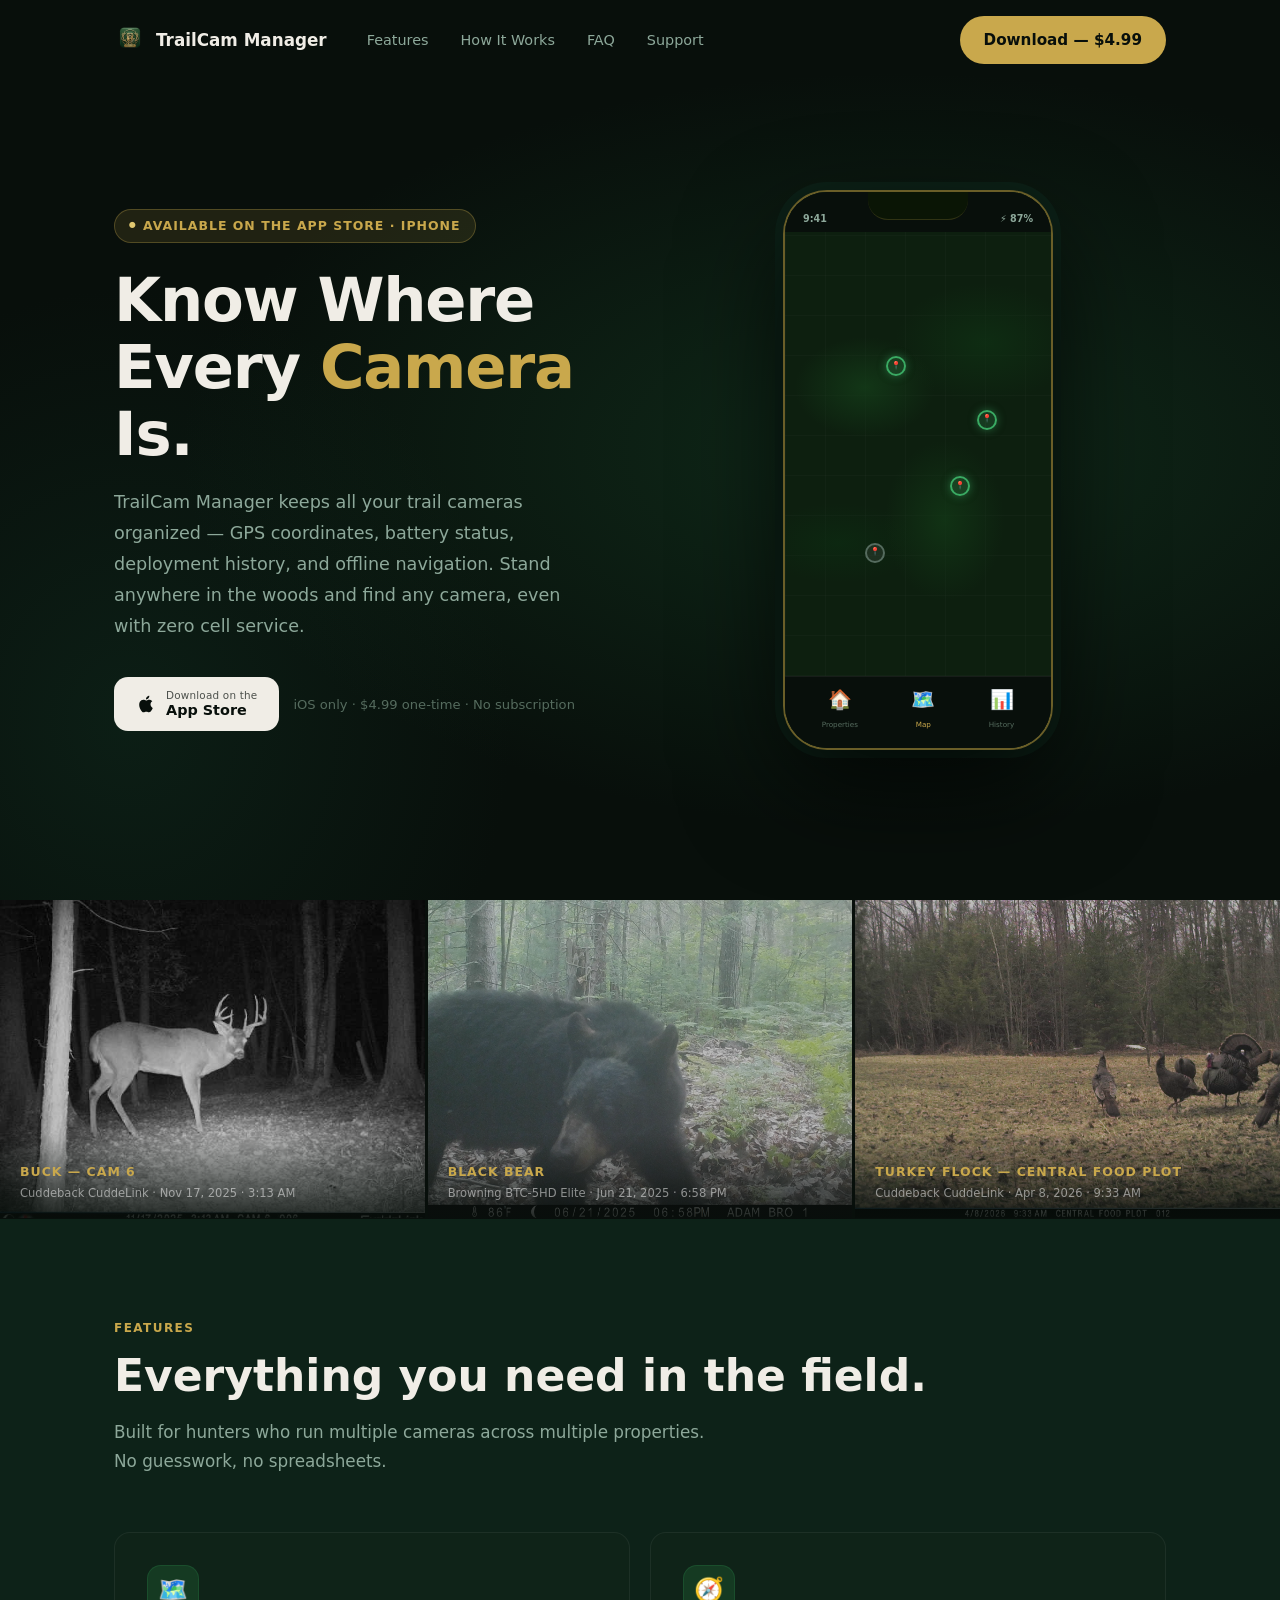
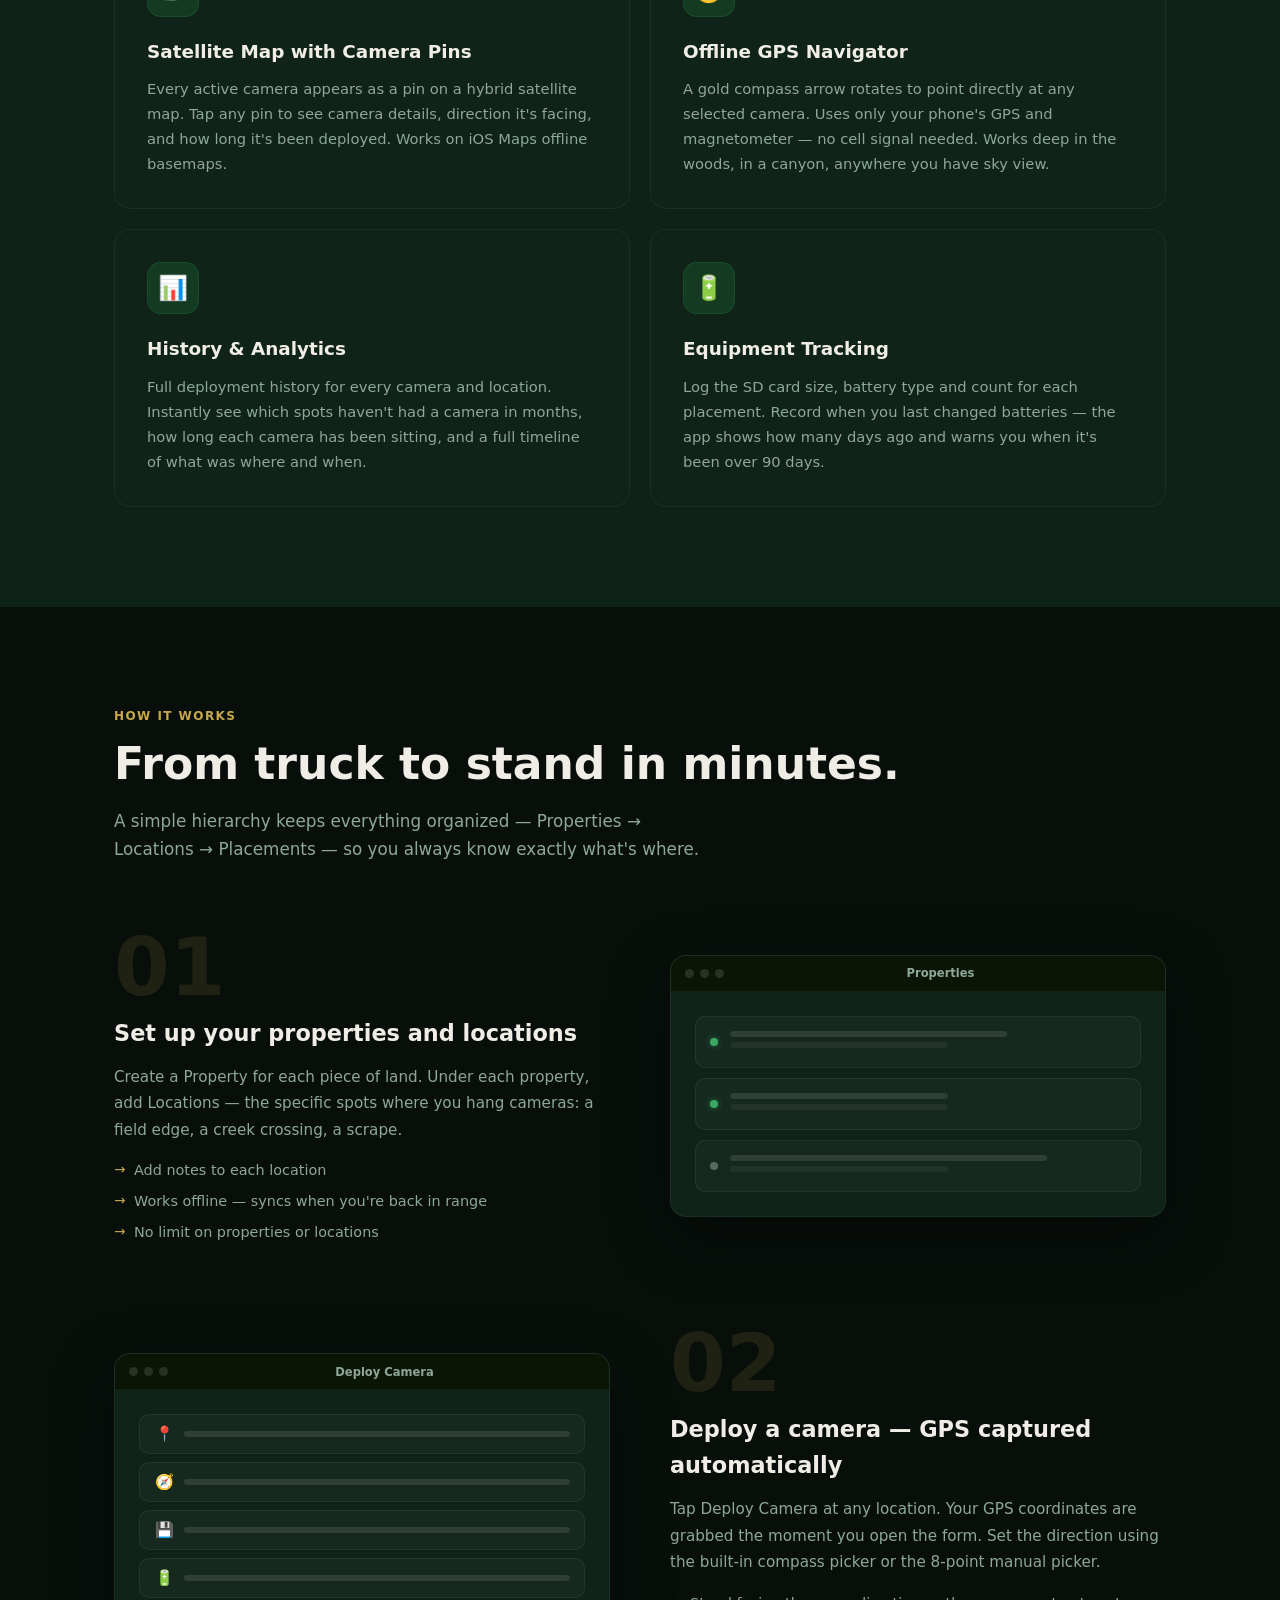
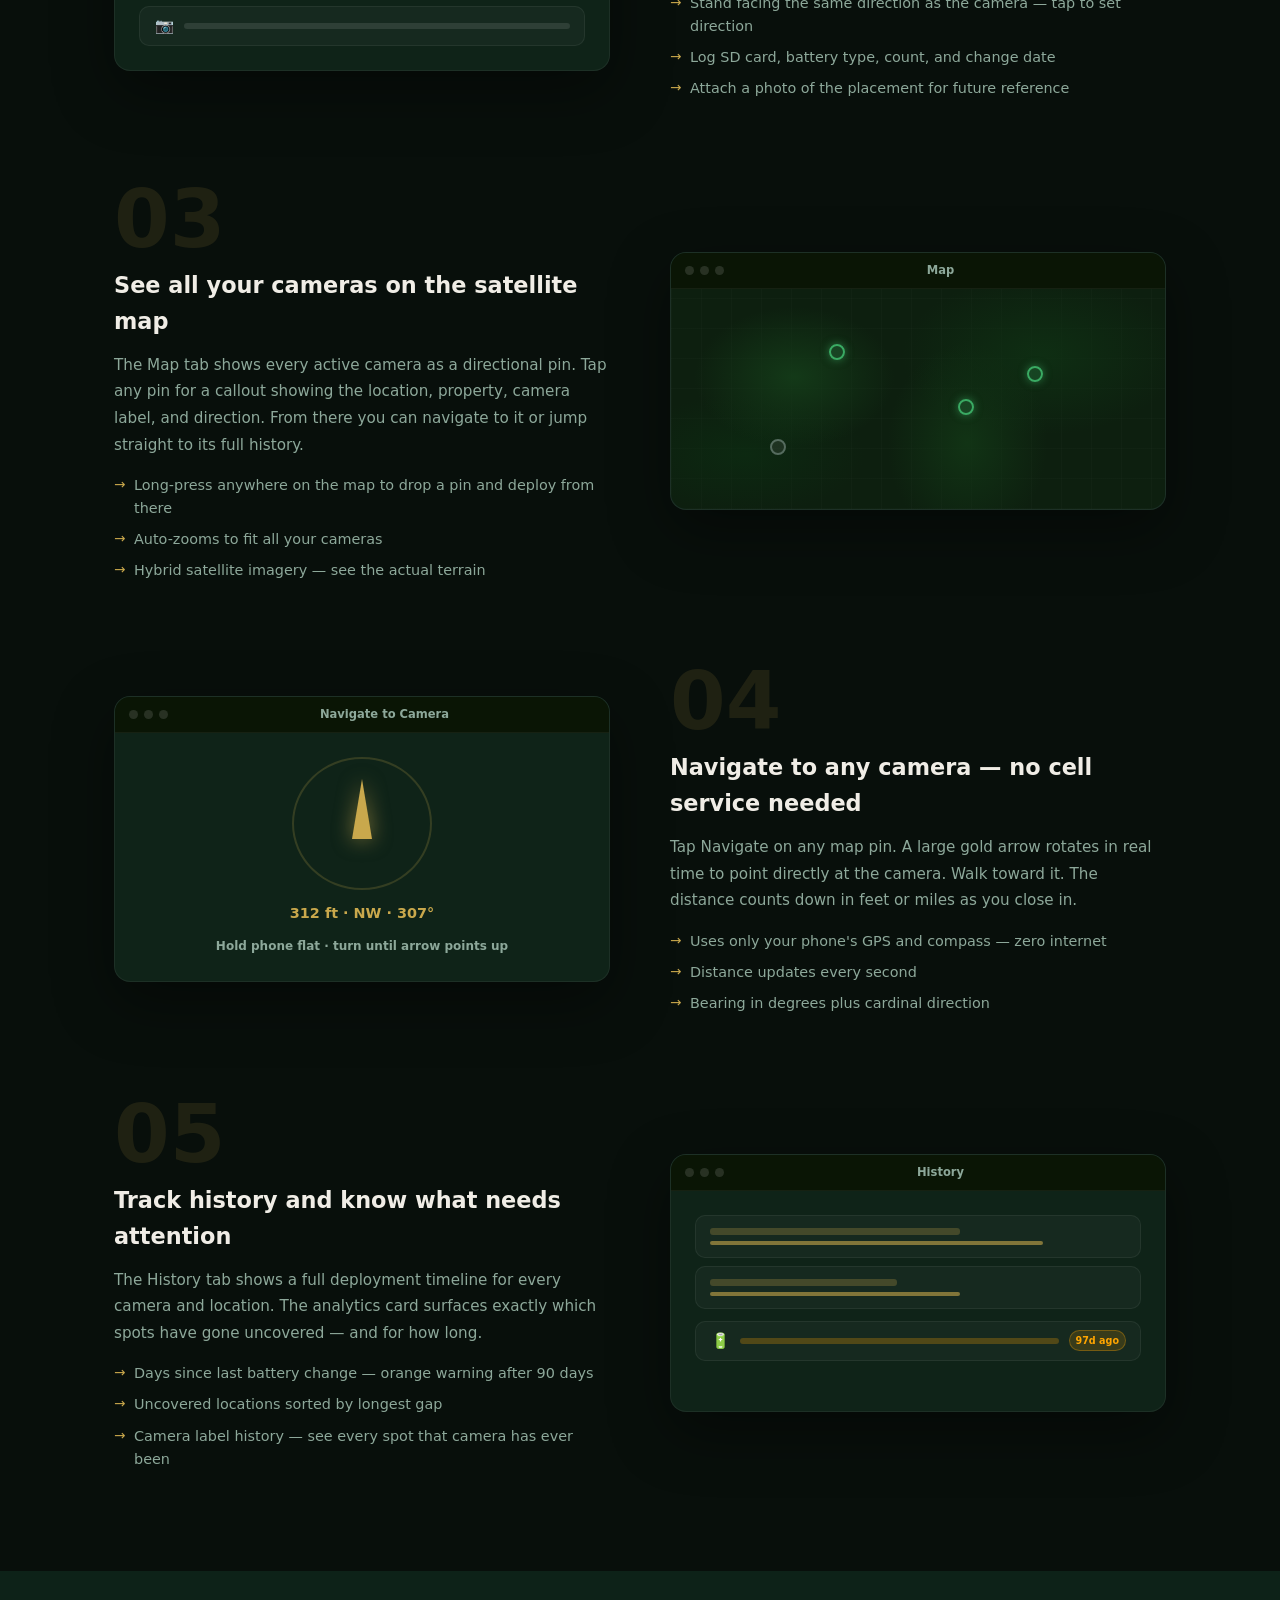
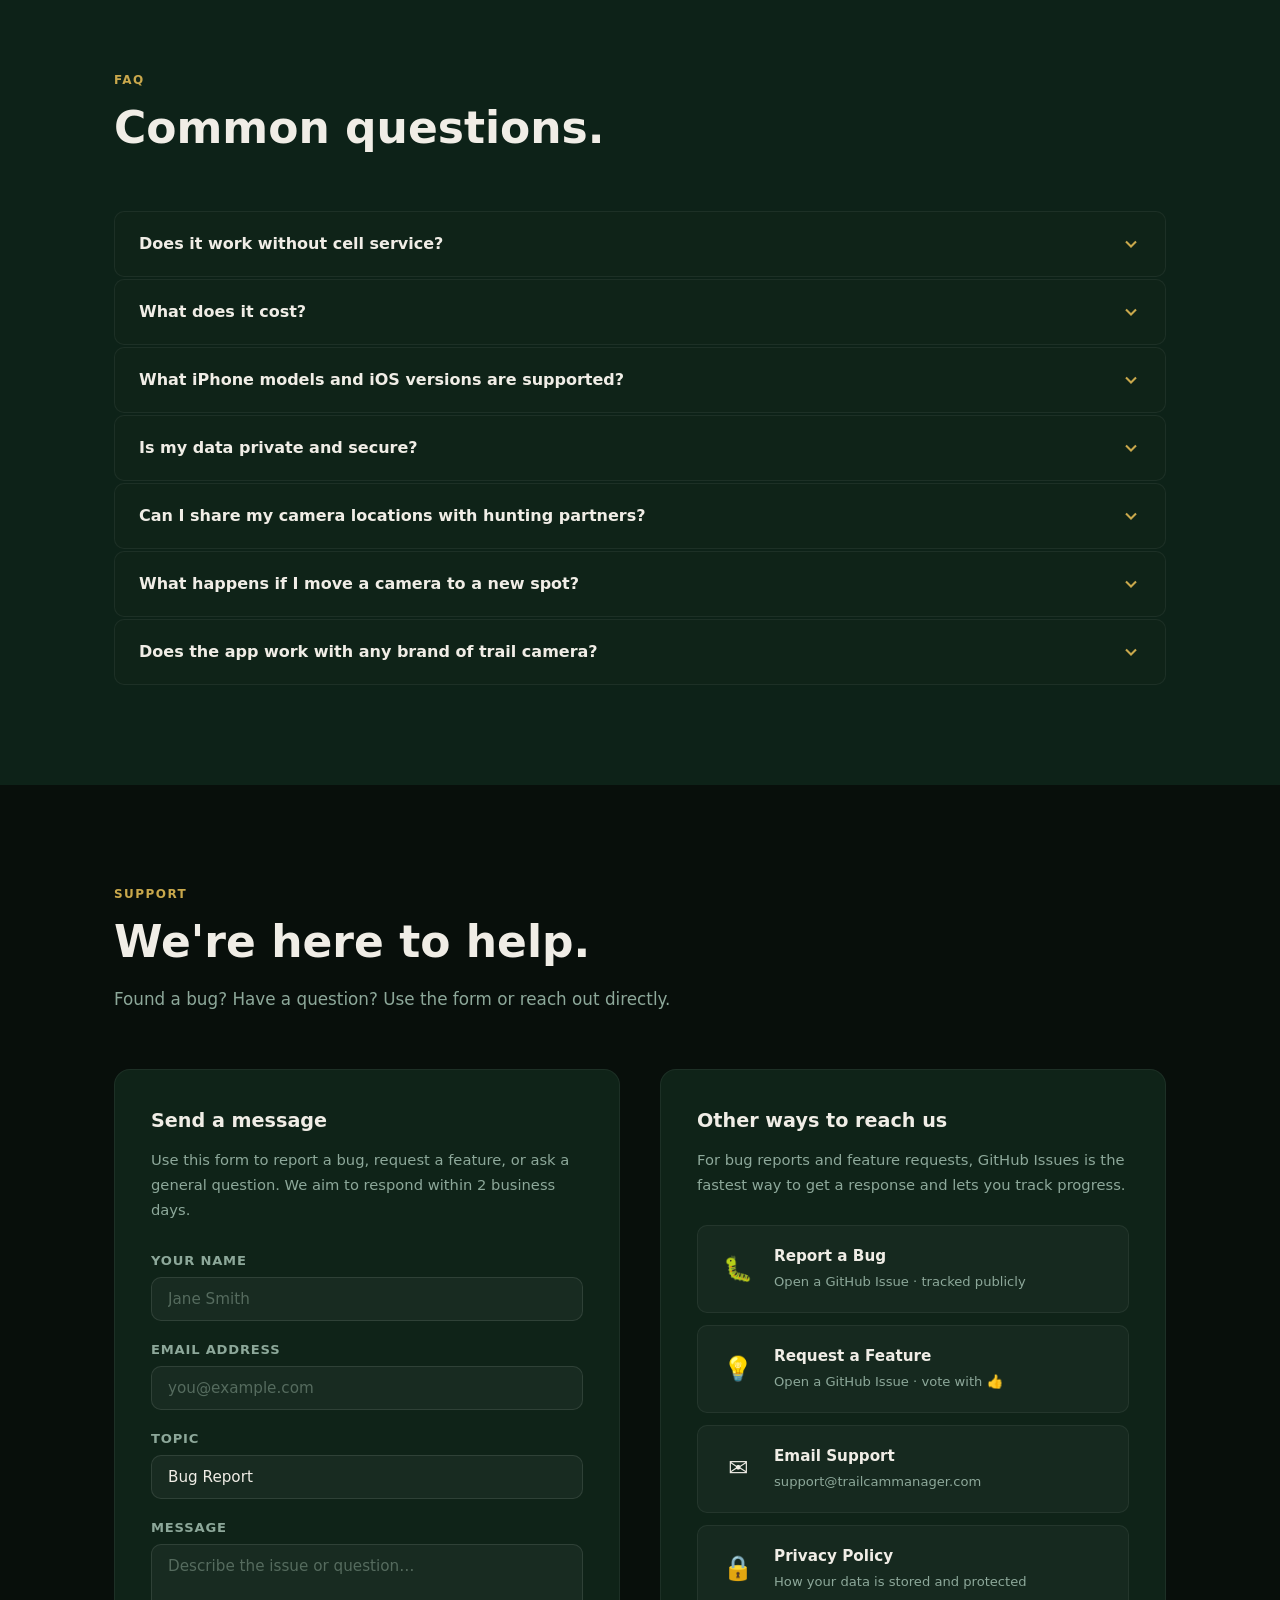
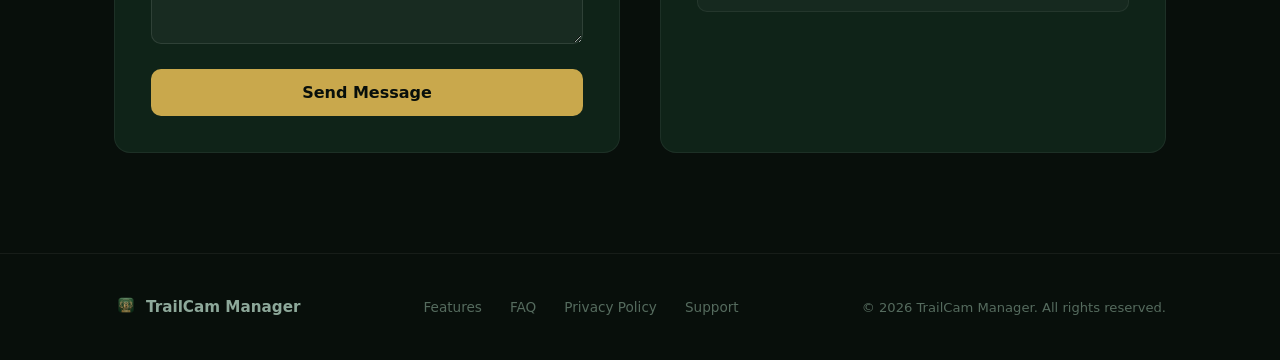
<file: index.html>
<!DOCTYPE html>
<html lang="en">
<head>
  <meta charset="UTF-8">
  <meta name="viewport" content="width=device-width, initial-scale=1.0">
  <title>TrailCam Manager — Know Where Every Camera Is</title>
  <meta name="description" content="TrailCam Manager is a native iPhone app for serious hunters. GPS coordinates, offline navigation, battery tracking, and placement history for all your trail cameras — with no cell service required.">
  <meta property="og:title" content="TrailCam Manager">
  <meta property="og:description" content="Know where every trail camera is. GPS, offline navigation, history, and equipment tracking in your pocket.">
  <meta property="og:type" content="website">
  <meta property="og:url" content="https://trailcammanager.com">
  <link rel="stylesheet" href="css/style.css">
</head>
<body>

<!-- ═══════════════════════════════════════════════════════
     NAV
════════════════════════════════════════════════════════ -->
<nav class="nav">
  <div class="nav-inner">
    <a href="/" class="nav-logo">
      <img src="assets/images/app-icon.png" width="32" height="32" style="border-radius:8px; object-fit:cover; flex-shrink:0;" alt="TrailCam Manager">
      TrailCam Manager
    </a>
    <ul class="nav-links">
      <li><a href="#features">Features</a></li>
      <li><a href="#how-it-works">How It Works</a></li>
      <li><a href="#faq">FAQ</a></li>
      <li><a href="#support">Support</a></li>
    </ul>
    <div class="nav-cta">
      <a href="https://apps.apple.com/app/trailcam-manager-field-tool/id6761937915" class="btn-gold" target="_blank" rel="noopener">Download — $4.99</a>
    </div>
    <div class="nav-hamburger" role="button" aria-label="Open menu">
      <span></span><span></span><span></span>
    </div>
  </div>
</nav>


<!-- ═══════════════════════════════════════════════════════
     HERO
════════════════════════════════════════════════════════ -->
<section class="hero" id="download">
  <div class="hero-inner">
    <div class="hero-text">
      <div class="hero-badge">Available on the App Store · iPhone</div>
      <h1>Know Where Every <em>Camera</em> Is.</h1>
      <p class="hero-sub">
        TrailCam Manager keeps all your trail cameras organized — GPS coordinates, battery status, deployment history, and offline navigation. Stand anywhere in the woods and find any camera, even with zero cell service.
      </p>
      <div class="hero-actions">
        <a href="https://apps.apple.com/app/trailcam-manager-field-tool/id6761937915" class="hero-appstore" id="appstore-btn" target="_blank" rel="noopener">
          <svg viewBox="0 0 24 24" fill="currentColor" xmlns="http://www.w3.org/2000/svg">
            <path d="M18.71 19.5c-.83 1.24-1.71 2.45-3.05 2.47-1.34.03-1.77-.79-3.29-.79-1.53 0-2 .77-3.27.82-1.31.05-2.3-1.32-3.14-2.53C4.25 17 2.94 12.45 4.7 9.39c.87-1.52 2.43-2.48 4.12-2.51 1.28-.02 2.5.87 3.29.87.78 0 2.26-1.07 3.8-.91.65.03 2.47.26 3.64 1.98-.09.06-2.17 1.28-2.15 3.81.03 3.02 2.65 4.03 2.68 4.04-.03.07-.42 1.44-1.38 2.83M13 3.5c.73-.83 1.94-1.46 2.94-1.5.13 1.17-.34 2.35-1.04 3.19-.69.85-1.83 1.51-2.95 1.42-.15-1.15.41-2.35 1.05-3.11z"/>
          </svg>
          <div class="hero-appstore-text">
            <small>Download on the</small>
            App Store
          </div>
        </a>
        <span class="hero-note">iOS only · $4.99 one-time · No subscription</span>
      </div>
    </div>

    <!-- CSS Phone Mockup -->
    <div class="phone-wrap">
      <div class="phone-glow"></div>
      <div class="phone">
        <div class="phone-notch"></div>
        <div class="phone-screen">
          <div class="phone-status">
            <span>9:41</span>
            <span>⚡ 87%</span>
          </div>
          <div class="phone-map-area">
            <!-- Fake camera pins on the satellite map -->
            <div class="phone-pin active" style="top:28%; left:38%;">📍</div>
            <div class="phone-pin active" style="top:55%; left:62%;">📍</div>
            <div class="phone-pin active" style="top:40%; left:72%;">📍</div>
            <div class="phone-pin pulled" style="top:70%; left:30%;">📍</div>
          </div>
          <div class="phone-tab-bar">
            <div class="phone-tab"><div class="phone-tab-icon">🏠</div><span>Properties</span></div>
            <div class="phone-tab active"><div class="phone-tab-icon">🗺️</div><span>Map</span></div>
            <div class="phone-tab"><div class="phone-tab-icon">📊</div><span>History</span></div>
          </div>
        </div>
      </div>
    </div>
  </div>
</section>


<!-- ═══════════════════════════════════════════════════════
     PHOTO STRIP
     Replace src="" with real photo paths once available.
     Use verified buck photos from Cuddeback camera.
════════════════════════════════════════════════════════ -->
<div class="photo-strip">
  <div class="photo-strip-item">
    <img src="assets/images/buck1.jpg" alt="Large buck at night captured on Cuddeback trail camera, November 2025" loading="lazy">
    <div class="photo-overlay">
      <div class="photo-caption">Buck — CAM 6</div>
      <div class="photo-sub">Cuddeback CuddeLink · Nov 17, 2025 · 3:13 AM</div>
    </div>
  </div>
  <div class="photo-strip-item">
    <img src="assets/images/buck2.jpg" alt="Black bear captured on Browning trail camera, June 2025" loading="lazy">
    <div class="photo-overlay">
      <div class="photo-caption">Black Bear</div>
      <div class="photo-sub">Browning BTC-5HD Elite · Jun 21, 2025 · 6:58 PM</div>
    </div>
  </div>
  <div class="photo-strip-item">
    <img src="assets/images/buck3.jpg" alt="Turkey flock on food plot captured on Cuddeback trail camera, April 2026" loading="lazy">
    <div class="photo-overlay">
      <div class="photo-caption">Turkey Flock — Central Food Plot</div>
      <div class="photo-sub">Cuddeback CuddeLink · Apr 8, 2026 · 9:33 AM</div>
    </div>
  </div>
</div>


<!-- ═══════════════════════════════════════════════════════
     FEATURES
════════════════════════════════════════════════════════ -->
<section class="features" id="features">
  <div class="container">
    <div class="reveal">
      <div class="section-label">Features</div>
      <h2 class="section-title">Everything you need in the field.</h2>
      <p class="section-sub">Built for hunters who run multiple cameras across multiple properties. No guesswork, no spreadsheets.</p>
    </div>

    <div class="features-grid">
      <div class="feature-card reveal">
        <div class="feature-icon">🗺️</div>
        <h3>Satellite Map with Camera Pins</h3>
        <p>Every active camera appears as a pin on a hybrid satellite map. Tap any pin to see camera details, direction it's facing, and how long it's been deployed. Works on iOS Maps offline basemaps.</p>
      </div>

      <div class="feature-card reveal">
        <div class="feature-icon">🧭</div>
        <h3>Offline GPS Navigator</h3>
        <p>A gold compass arrow rotates to point directly at any selected camera. Uses only your phone's GPS and magnetometer — no cell signal needed. Works deep in the woods, in a canyon, anywhere you have sky view.</p>
      </div>

      <div class="feature-card reveal">
        <div class="feature-icon">📊</div>
        <h3>History &amp; Analytics</h3>
        <p>Full deployment history for every camera and location. Instantly see which spots haven't had a camera in months, how long each camera has been sitting, and a full timeline of what was where and when.</p>
      </div>

      <div class="feature-card reveal">
        <div class="feature-icon">🔋</div>
        <h3>Equipment Tracking</h3>
        <p>Log the SD card size, battery type and count for each placement. Record when you last changed batteries — the app shows how many days ago and warns you when it's been over 90 days.</p>
      </div>
    </div>
  </div>
</section>


<!-- ═══════════════════════════════════════════════════════
     HOW IT WORKS
════════════════════════════════════════════════════════ -->
<section class="how" id="how-it-works">
  <div class="container">
    <div class="reveal">
      <div class="section-label">How It Works</div>
      <h2 class="section-title">From truck to stand in minutes.</h2>
      <p class="section-sub">A simple hierarchy keeps everything organized — Properties → Locations → Placements — so you always know exactly what's where.</p>
    </div>

    <div class="how-steps">

      <!-- Step 1 -->
      <div class="how-step reveal">
        <div>
          <div class="how-step-num">01</div>
          <h3>Set up your properties and locations</h3>
          <p>Create a Property for each piece of land. Under each property, add Locations — the specific spots where you hang cameras: a field edge, a creek crossing, a scrape.</p>
          <ul>
            <li>Add notes to each location</li>
            <li>Works offline — syncs when you're back in range</li>
            <li>No limit on properties or locations</li>
          </ul>
        </div>
        <div class="screenshot-frame">
          <div class="screenshot-bar">
            <div class="screenshot-dot"></div><div class="screenshot-dot"></div><div class="screenshot-dot"></div>
            <div class="screenshot-title">Properties</div>
          </div>
          <div class="screenshot-body">
            <div class="screen-list">
              <div class="screen-list-item">
                <div class="screen-list-dot active"></div>
                <div class="screen-list-lines">
                  <div class="screen-list-line" style="width:70%"></div>
                  <div class="screen-list-line short" style="margin-top:5px;opacity:.5"></div>
                </div>
              </div>
              <div class="screen-list-item">
                <div class="screen-list-dot active"></div>
                <div class="screen-list-lines">
                  <div class="screen-list-line" style="width:55%"></div>
                  <div class="screen-list-line short" style="margin-top:5px;opacity:.5"></div>
                </div>
              </div>
              <div class="screen-list-item">
                <div class="screen-list-dot dim"></div>
                <div class="screen-list-lines">
                  <div class="screen-list-line" style="width:80%"></div>
                  <div class="screen-list-line short" style="margin-top:5px;opacity:.5"></div>
                </div>
              </div>
            </div>
          </div>
        </div>
      </div>

      <!-- Step 2 -->
      <div class="how-step reverse reveal">
        <div>
          <div class="how-step-num">02</div>
          <h3>Deploy a camera — GPS captured automatically</h3>
          <p>Tap Deploy Camera at any location. Your GPS coordinates are grabbed the moment you open the form. Set the direction using the built-in compass picker or the 8-point manual picker.</p>
          <ul>
            <li>Stand facing the same direction as the camera — tap to set direction</li>
            <li>Log SD card, battery type, count, and change date</li>
            <li>Attach a photo of the placement for future reference</li>
          </ul>
        </div>
        <div class="screenshot-frame">
          <div class="screenshot-bar">
            <div class="screenshot-dot"></div><div class="screenshot-dot"></div><div class="screenshot-dot"></div>
            <div class="screenshot-title">Deploy Camera</div>
          </div>
          <div class="screenshot-body">
            <div class="screen-equip">
              <div class="screen-equip-row">
                <span class="screen-equip-icon">📍</span>
                <div class="screen-equip-line" style="width:60%"></div>
              </div>
              <div class="screen-equip-row">
                <span class="screen-equip-icon">🧭</span>
                <div class="screen-equip-line" style="width:30%"></div>
              </div>
              <div class="screen-equip-row">
                <span class="screen-equip-icon">💾</span>
                <div class="screen-equip-line" style="width:40%"></div>
              </div>
              <div class="screen-equip-row">
                <span class="screen-equip-icon">🔋</span>
                <div class="screen-equip-line" style="width:50%"></div>
              </div>
              <div class="screen-equip-row">
                <span class="screen-equip-icon">📷</span>
                <div class="screen-equip-line" style="width:35%"></div>
              </div>
            </div>
          </div>
        </div>
      </div>

      <!-- Step 3 -->
      <div class="how-step reveal">
        <div>
          <div class="how-step-num">03</div>
          <h3>See all your cameras on the satellite map</h3>
          <p>The Map tab shows every active camera as a directional pin. Tap any pin for a callout showing the location, property, camera label, and direction. From there you can navigate to it or jump straight to its full history.</p>
          <ul>
            <li>Long-press anywhere on the map to drop a pin and deploy from there</li>
            <li>Auto-zooms to fit all your cameras</li>
            <li>Hybrid satellite imagery — see the actual terrain</li>
          </ul>
        </div>
        <div class="screenshot-frame">
          <div class="screenshot-bar">
            <div class="screenshot-dot"></div><div class="screenshot-dot"></div><div class="screenshot-dot"></div>
            <div class="screenshot-title">Map</div>
          </div>
          <div class="screenshot-body" style="padding:0; overflow:hidden; border-radius: 0 0 16px 16px;">
            <div class="screen-map" style="border-radius:0; height:220px;">
              <div class="map-pin-demo" style="top:25%; left:32%"></div>
              <div class="map-pin-demo" style="top:50%; left:58%"></div>
              <div class="map-pin-demo" style="top:35%; left:72%"></div>
              <div class="map-pin-demo" style="top:68%; left:20%; background: rgba(100,100,100,0.2); border-color:#556b5e; box-shadow:none;"></div>
            </div>
          </div>
        </div>
      </div>

      <!-- Step 4 -->
      <div class="how-step reverse reveal">
        <div>
          <div class="how-step-num">04</div>
          <h3>Navigate to any camera — no cell service needed</h3>
          <p>Tap Navigate on any map pin. A large gold arrow rotates in real time to point directly at the camera. Walk toward it. The distance counts down in feet or miles as you close in.</p>
          <ul>
            <li>Uses only your phone's GPS and compass — zero internet</li>
            <li>Distance updates every second</li>
            <li>Bearing in degrees plus cardinal direction</li>
          </ul>
        </div>
        <div class="screenshot-frame">
          <div class="screenshot-bar">
            <div class="screenshot-dot"></div><div class="screenshot-dot"></div><div class="screenshot-dot"></div>
            <div class="screenshot-title">Navigate to Camera</div>
          </div>
          <div class="screenshot-body">
            <div class="screen-compass">
              <div class="compass-ring">
                <div class="compass-arrow"></div>
              </div>
              <div class="compass-label" style="color:var(--gold); font-size:.9rem; font-weight:700;">312 ft · NW · 307°</div>
              <div class="compass-label">Hold phone flat · turn until arrow points up</div>
            </div>
          </div>
        </div>
      </div>

      <!-- Step 5 -->
      <div class="how-step reveal">
        <div>
          <div class="how-step-num">05</div>
          <h3>Track history and know what needs attention</h3>
          <p>The History tab shows a full deployment timeline for every camera and location. The analytics card surfaces exactly which spots have gone uncovered — and for how long.</p>
          <ul>
            <li>Days since last battery change — orange warning after 90 days</li>
            <li>Uncovered locations sorted by longest gap</li>
            <li>Camera label history — see every spot that camera has ever been</li>
          </ul>
        </div>
        <div class="screenshot-frame">
          <div class="screenshot-bar">
            <div class="screenshot-dot"></div><div class="screenshot-dot"></div><div class="screenshot-dot"></div>
            <div class="screenshot-title">History</div>
          </div>
          <div class="screenshot-body">
            <div class="screen-history">
              <div class="screen-history-card">
                <div class="screen-history-bar">
                  <div class="screen-history-label" style="width:60%"></div>
                </div>
                <div class="screen-history-fill" style="width:80%"></div>
              </div>
              <div class="screen-history-card">
                <div class="screen-history-bar">
                  <div class="screen-history-label" style="width:45%"></div>
                </div>
                <div class="screen-history-fill" style="width:60%"></div>
              </div>
              <div class="screen-equip-row warn" style="margin-top:4px;">
                <span class="screen-equip-icon">🔋</span>
                <div class="screen-equip-line"></div>
                <span class="screen-equip-badge">97d ago</span>
              </div>
            </div>
          </div>
        </div>
      </div>

    </div><!-- /how-steps -->
  </div>
</section>


<!-- ═══════════════════════════════════════════════════════
     FAQ
════════════════════════════════════════════════════════ -->
<section class="faq" id="faq">
  <div class="container">
    <div class="reveal">
      <div class="section-label">FAQ</div>
      <h2 class="section-title">Common questions.</h2>
    </div>

    <div class="faq-list">

      <div class="faq-item">
        <button class="faq-q">
          Does it work without cell service?
          <svg class="faq-chevron" viewBox="0 0 24 24" fill="none" stroke="currentColor" stroke-width="2.5"><path d="m6 9 6 6 6-6"/></svg>
        </button>
        <div class="faq-a">
          <p>Yes — the GPS navigator uses only your phone's hardware (GPS satellite + compass magnetometer). No internet, no cell towers. It works the same way a standalone GPS unit does. You can also view cached map tiles and all your camera data offline. The app syncs changes to the cloud when you're back in range.</p>
        </div>
      </div>

      <div class="faq-item">
        <button class="faq-q">
          What does it cost?
          <svg class="faq-chevron" viewBox="0 0 24 24" fill="none" stroke="currentColor" stroke-width="2.5"><path d="m6 9 6 6 6-6"/></svg>
        </button>
        <div class="faq-a">
          <p>$4.99 one-time purchase. No subscription, no in-app purchases, no ads. Pay once, use it every season. Group sharing with hunting partners is planned for a future update and will be a free addition.</p>
        </div>
      </div>

      <div class="faq-item">
        <button class="faq-q">
          What iPhone models and iOS versions are supported?
          <svg class="faq-chevron" viewBox="0 0 24 24" fill="none" stroke="currentColor" stroke-width="2.5"><path d="m6 9 6 6 6-6"/></svg>
        </button>
        <div class="faq-a">
          <p>Any iPhone running iOS 17 or later. This covers iPhone XS and newer. The app is optimized for iPhone — iPad is not currently supported.</p>
        </div>
      </div>

      <div class="faq-item">
        <button class="faq-q">
          Is my data private and secure?
          <svg class="faq-chevron" viewBox="0 0 24 24" fill="none" stroke="currentColor" stroke-width="2.5"><path d="m6 9 6 6 6-6"/></svg>
        </button>
        <div class="faq-a">
          <p>Yes. Your data is stored in a secure, encrypted database with row-level security — only your account can access your properties, locations, and placements. Your GPS coordinates are never shared or sold. See the <a href="privacy.html">Privacy Policy</a> for full details.</p>
        </div>
      </div>

      <div class="faq-item">
        <button class="faq-q">
          Can I share my camera locations with hunting partners?
          <svg class="faq-chevron" viewBox="0 0 24 24" fill="none" stroke="currentColor" stroke-width="2.5"><path d="m6 9 6 6 6-6"/></svg>
        </button>
        <div class="faq-a">
          <p>Not yet — group sharing is planned for a future update. The planned feature will let you share a property with hunting partners at different permission levels (owner, member, viewer). For now, each account sees only its own data.</p>
        </div>
      </div>

      <div class="faq-item">
        <button class="faq-q">
          What happens if I move a camera to a new spot?
          <svg class="faq-chevron" viewBox="0 0 24 24" fill="none" stroke="currentColor" stroke-width="2.5"><path d="m6 9 6 6 6-6"/></svg>
        </button>
        <div class="faq-a">
          <p>The app tracks placements, not just cameras. If you change the GPS coordinates or direction of a placement, it automatically closes the current record (marking today as the pull date) and opens a new one. That way you always have a full history of where each camera has been and for how long. Changes to notes, photos, battery info, or camera label update in place without creating a new record.</p>
        </div>
      </div>

      <div class="faq-item">
        <button class="faq-q">
          Does the app work with any brand of trail camera?
          <svg class="faq-chevron" viewBox="0 0 24 24" fill="none" stroke="currentColor" stroke-width="2.5"><path d="m6 9 6 6 6-6"/></svg>
        </button>
        <div class="faq-a">
          <p>Yes. TrailCam Manager is brand-agnostic — it manages the location and metadata of any physical trail camera. Cuddeback, Reconyx, Browning, Stealth Cam, Moultrie, Bushnell — all work the same way. The app doesn't pull images from cameras; it tracks where they are and how they're equipped.</p>
        </div>
      </div>

    </div><!-- /faq-list -->
  </div>
</section>


<!-- ═══════════════════════════════════════════════════════
     SUPPORT
════════════════════════════════════════════════════════ -->
<section class="support" id="support">
  <div class="container">
    <div class="reveal">
      <div class="section-label">Support</div>
      <h2 class="section-title">We're here to help.</h2>
      <p class="section-sub">Found a bug? Have a question? Use the form or reach out directly.</p>
    </div>

    <div class="support-grid">

      <!-- Contact form -->
      <div class="support-card reveal">
        <h3>Send a message</h3>
        <p>Use this form to report a bug, request a feature, or ask a general question. We aim to respond within 2 business days.</p>
        <form class="support-form" action="https://formspree.io/f/xbdpvlwb" method="POST">
          <div class="form-field">
            <label for="name">Your Name</label>
            <input type="text" id="name" name="name" placeholder="Jane Smith" required>
          </div>
          <div class="form-field">
            <label for="email">Email Address</label>
            <input type="email" id="email" name="email" placeholder="you@example.com" required>
          </div>
          <div class="form-field">
            <label for="type">Topic</label>
            <select id="type" name="type">
              <option value="bug">Bug Report</option>
              <option value="feature">Feature Request</option>
              <option value="account">Account / Login Issue</option>
              <option value="other">General Question</option>
            </select>
          </div>
          <div class="form-field">
            <label for="message">Message</label>
            <textarea id="message" name="message" placeholder="Describe the issue or question…" required></textarea>
          </div>
          <button type="submit" class="form-submit">Send Message</button>
        </form>
      </div>

      <!-- Quick links -->
      <div class="support-card reveal">
        <h3>Other ways to reach us</h3>
        <p>For bug reports and feature requests, GitHub Issues is the fastest way to get a response and lets you track progress.</p>

        <div class="support-links">
          <a href="https://github.com/Blkcheech/TrailCam-Manager-iOS/issues/new?template=bug_report.md"
             class="support-link" target="_blank" rel="noopener">
            <div class="support-link-icon">🐛</div>
            <div class="support-link-text">
              <strong>Report a Bug</strong>
              <span>Open a GitHub Issue · tracked publicly</span>
            </div>
          </a>

          <a href="https://github.com/Blkcheech/TrailCam-Manager-iOS/issues/new?template=feature_request.md"
             class="support-link" target="_blank" rel="noopener">
            <div class="support-link-icon">💡</div>
            <div class="support-link-text">
              <strong>Request a Feature</strong>
              <span>Open a GitHub Issue · vote with 👍</span>
            </div>
          </a>

          <a href="mailto:support@trailcammanager.com" class="support-link">
            <div class="support-link-icon">✉️</div>
            <div class="support-link-text">
              <strong>Email Support</strong>
              <span>support@trailcammanager.com</span>
            </div>
          </a>

          <a href="privacy.html" class="support-link">
            <div class="support-link-icon">🔒</div>
            <div class="support-link-text">
              <strong>Privacy Policy</strong>
              <span>How your data is stored and protected</span>
            </div>
          </a>
        </div>
      </div>

    </div><!-- /support-grid -->
  </div>
</section>


<!-- ═══════════════════════════════════════════════════════
     FOOTER
════════════════════════════════════════════════════════ -->
<footer class="footer">
  <div class="container">
    <div class="footer-inner">
      <div class="footer-logo" style="display:flex; align-items:center; gap:8px;"><img src="assets/images/app-icon.png" width="24" height="24" style="border-radius:6px; object-fit:cover;" alt=""> TrailCam Manager</div>
      <ul class="footer-links">
        <li><a href="#features">Features</a></li>
        <li><a href="#faq">FAQ</a></li>
        <li><a href="privacy.html">Privacy Policy</a></li>
        <li><a href="#support">Support</a></li>
      </ul>
      <div class="footer-copy">&copy; 2026 TrailCam Manager. All rights reserved.</div>
    </div>
  </div>
</footer>

<script src="js/main.js"></script>
</body>
</html>
</file>
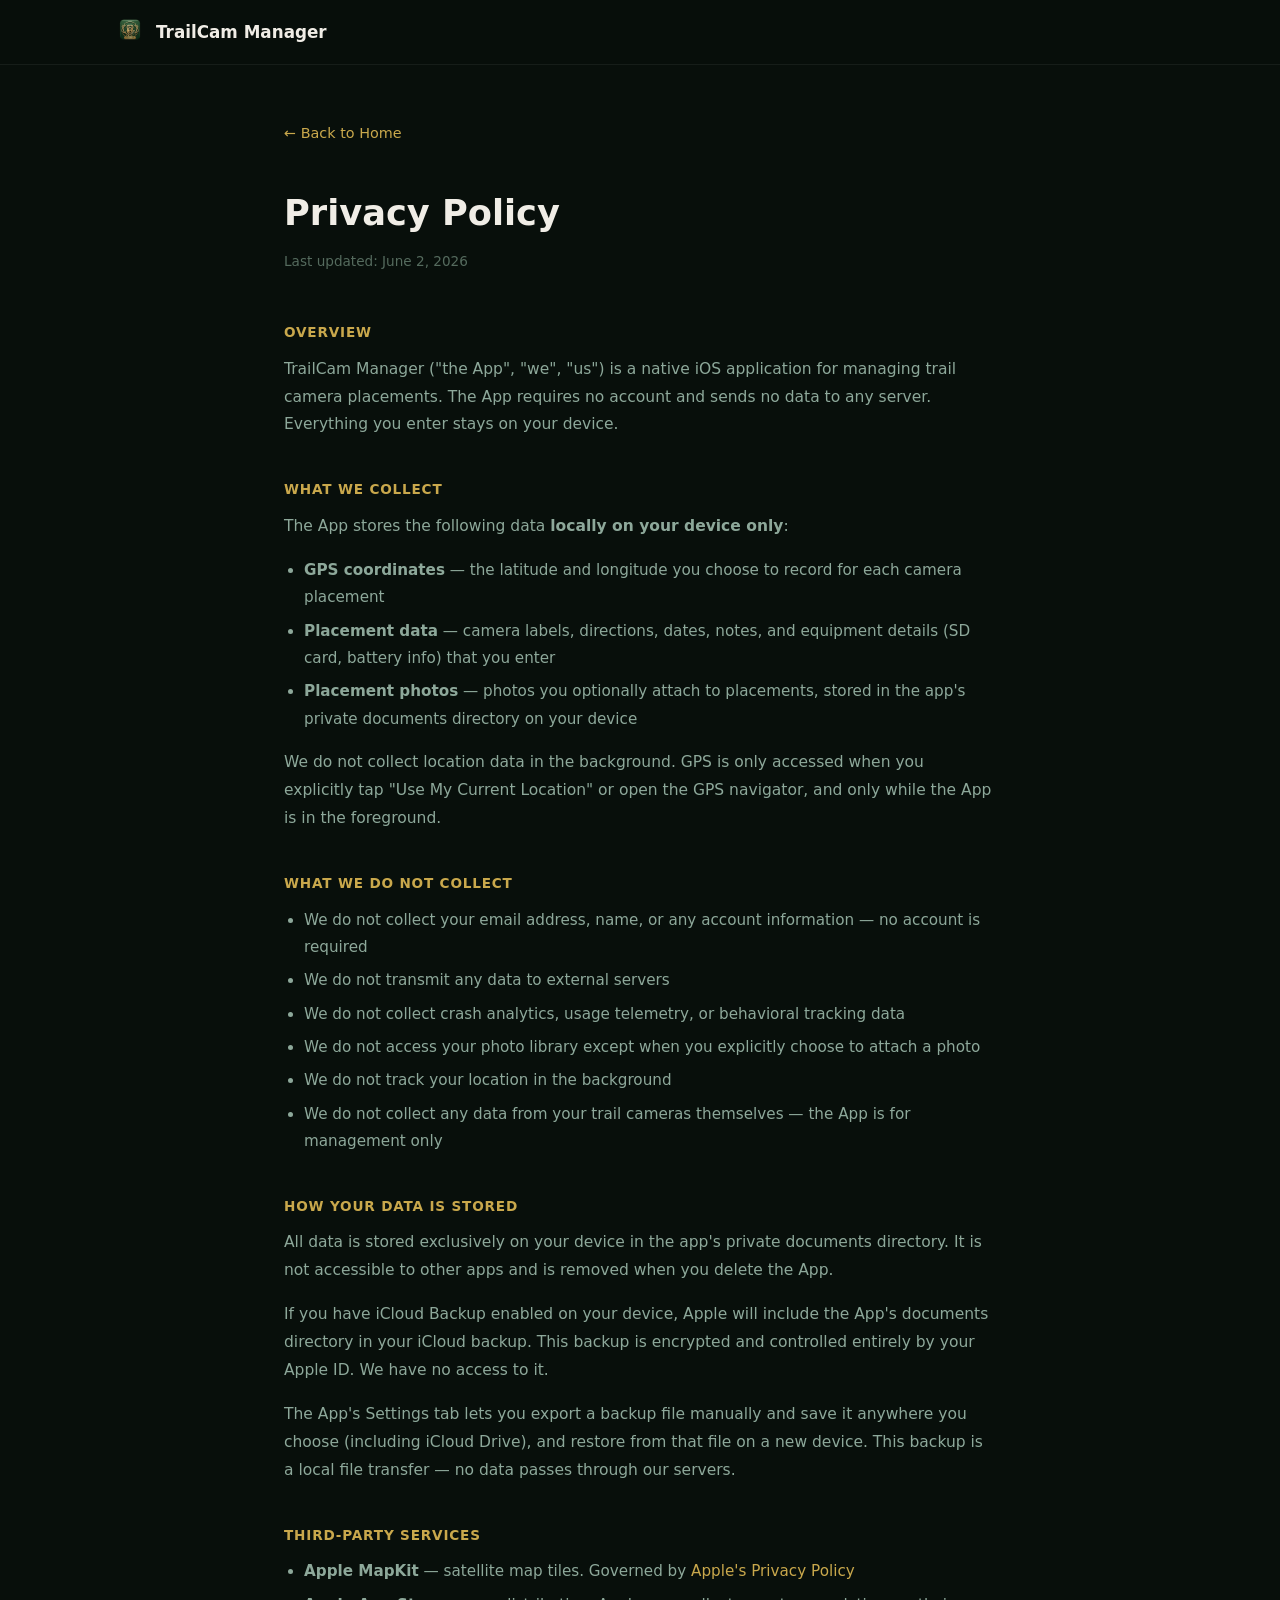
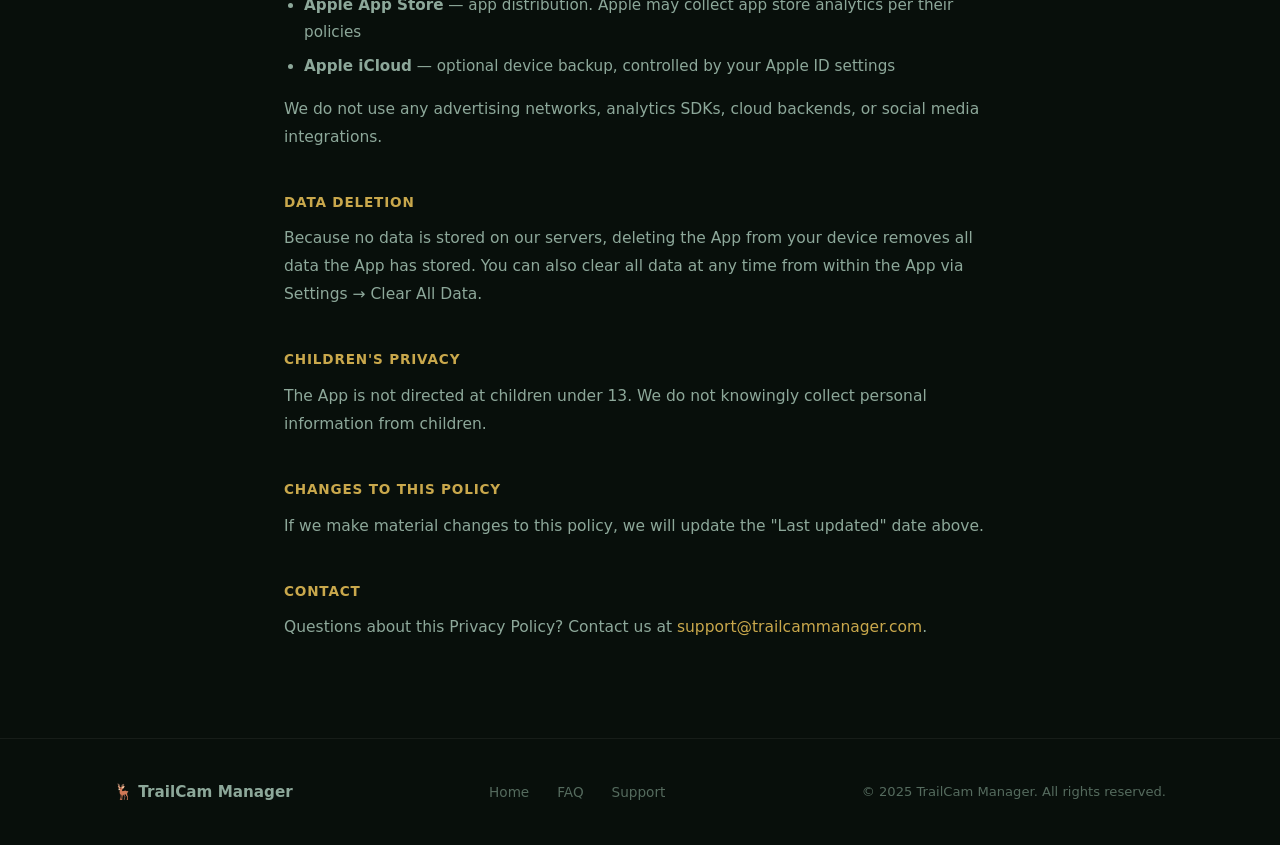
<file: privacy.html>
<!DOCTYPE html>
<html lang="en">
<head>
  <meta charset="UTF-8">
  <meta name="viewport" content="width=device-width, initial-scale=1.0">
  <title>Privacy Policy — TrailCam Manager</title>
  <meta name="description" content="Privacy Policy for the TrailCam Manager iOS app.">
  <link rel="stylesheet" href="css/style.css">
  <style>
    .policy { max-width: 760px; margin: 0 auto; padding: 120px 24px 80px; }
    .policy h1 { font-size: 2.2rem; font-weight: 800; color: var(--text); margin-bottom: 8px; }
    .policy .updated { font-size: 0.85rem; color: var(--text-dim); margin-bottom: 48px; }
    .policy h2 { font-size: 1.15rem; font-weight: 700; color: var(--gold); margin: 40px 0 12px; text-transform: uppercase; letter-spacing: 0.06em; font-size: 0.85rem; }
    .policy p { font-size: 0.97rem; color: var(--text-muted); line-height: 1.8; margin-bottom: 16px; }
    .policy ul { padding-left: 20px; margin-bottom: 16px; }
    .policy ul li { font-size: 0.95rem; color: var(--text-muted); line-height: 1.8; margin-bottom: 6px; }
    .policy a { color: var(--gold); }
    .policy-back { display: inline-flex; align-items: center; gap: 6px; color: var(--text-muted); font-size: 0.9rem; margin-bottom: 40px; transition: color 0.2s; }
    .policy-back:hover { color: var(--gold); }
  </style>
</head>
<body>
<nav class="nav scrolled">
  <div class="nav-inner">
    <a href="/" class="nav-logo">
      <img src="assets/images/app-icon.png" width="32" height="32" style="border-radius:8px; object-fit:cover; flex-shrink:0;" alt="TrailCam Manager">
      TrailCam Manager
    </a>
  </div>
</nav>

<div class="policy">
  <a href="/" class="policy-back">← Back to Home</a>
  <h1>Privacy Policy</h1>
  <p class="updated">Last updated: June 2, 2026</p>

  <h2>Overview</h2>
  <p>TrailCam Manager ("the App", "we", "us") is a native iOS application for managing trail camera placements. The App requires no account and sends no data to any server. Everything you enter stays on your device.</p>

  <h2>What We Collect</h2>
  <p>The App stores the following data <strong>locally on your device only</strong>:</p>
  <ul>
    <li><strong>GPS coordinates</strong> — the latitude and longitude you choose to record for each camera placement</li>
    <li><strong>Placement data</strong> — camera labels, directions, dates, notes, and equipment details (SD card, battery info) that you enter</li>
    <li><strong>Placement photos</strong> — photos you optionally attach to placements, stored in the app's private documents directory on your device</li>
  </ul>
  <p>We do not collect location data in the background. GPS is only accessed when you explicitly tap "Use My Current Location" or open the GPS navigator, and only while the App is in the foreground.</p>

  <h2>What We Do Not Collect</h2>
  <ul>
    <li>We do not collect your email address, name, or any account information — no account is required</li>
    <li>We do not transmit any data to external servers</li>
    <li>We do not collect crash analytics, usage telemetry, or behavioral tracking data</li>
    <li>We do not access your photo library except when you explicitly choose to attach a photo</li>
    <li>We do not track your location in the background</li>
    <li>We do not collect any data from your trail cameras themselves — the App is for management only</li>
  </ul>

  <h2>How Your Data Is Stored</h2>
  <p>All data is stored exclusively on your device in the app's private documents directory. It is not accessible to other apps and is removed when you delete the App.</p>
  <p>If you have iCloud Backup enabled on your device, Apple will include the App's documents directory in your iCloud backup. This backup is encrypted and controlled entirely by your Apple ID. We have no access to it.</p>
  <p>The App's Settings tab lets you export a backup file manually and save it anywhere you choose (including iCloud Drive), and restore from that file on a new device. This backup is a local file transfer — no data passes through our servers.</p>

  <h2>Third-Party Services</h2>
  <ul>
    <li><strong>Apple MapKit</strong> — satellite map tiles. Governed by <a href="https://www.apple.com/legal/privacy/" target="_blank" rel="noopener">Apple's Privacy Policy</a></li>
    <li><strong>Apple App Store</strong> — app distribution. Apple may collect app store analytics per their policies</li>
    <li><strong>Apple iCloud</strong> — optional device backup, controlled by your Apple ID settings</li>
  </ul>
  <p>We do not use any advertising networks, analytics SDKs, cloud backends, or social media integrations.</p>

  <h2>Data Deletion</h2>
  <p>Because no data is stored on our servers, deleting the App from your device removes all data the App has stored. You can also clear all data at any time from within the App via Settings → Clear All Data.</p>

  <h2>Children's Privacy</h2>
  <p>The App is not directed at children under 13. We do not knowingly collect personal information from children.</p>

  <h2>Changes to This Policy</h2>
  <p>If we make material changes to this policy, we will update the "Last updated" date above.</p>

  <h2>Contact</h2>
  <p>Questions about this Privacy Policy? Contact us at <a href="mailto:support@trailcammanager.com">support@trailcammanager.com</a>.</p>
</div>

<footer class="footer">
  <div class="container">
    <div class="footer-inner">
      <div class="footer-logo">🦌 TrailCam Manager</div>
      <ul class="footer-links">
        <li><a href="/">Home</a></li>
        <li><a href="/#faq">FAQ</a></li>
        <li><a href="/#support">Support</a></li>
      </ul>
      <div class="footer-copy">&copy; 2025 TrailCam Manager. All rights reserved.</div>
    </div>
  </div>
</footer>
</body>
</html>
</file>
<file: css/style.css>
/* ============================================================
   TrailCam Manager — Marketing Site
   Theme: Forest green #1e5c34 · Hunter gold #c9a84c
   ============================================================ */

:root {
  --green-dark:    #080f0b;
  --green-deep:    #0d2218;
  --green-primary: #1e5c34;
  --green-mid:     #2a7a47;
  --green-light:   #3aaa63;
  --gold:          #c9a84c;
  --gold-light:    #e0c870;
  --gold-dim:      #a88830;
  --text:          #f0ede6;
  --text-muted:    #8da89a;
  --text-dim:      #556b5e;
  --border:        rgba(201, 168, 76, 0.15);
  --card-bg:       #0f2318;
  --card-border:   rgba(255,255,255,0.06);
  --radius:        16px;
  --radius-sm:     10px;
}

*, *::before, *::after { box-sizing: border-box; margin: 0; padding: 0; }

html { scroll-behavior: smooth; }

body {
  font-family: -apple-system, BlinkMacSystemFont, 'Segoe UI', system-ui, sans-serif;
  background: var(--green-dark);
  color: var(--text);
  line-height: 1.6;
  overflow-x: hidden;
}

a { color: var(--gold); text-decoration: none; }
a:hover { color: var(--gold-light); }

img { max-width: 100%; display: block; }

/* ── Utilities ─────────────────────────────────────────── */
.container {
  max-width: 1100px;
  margin: 0 auto;
  padding: 0 24px;
}

.section-label {
  text-transform: uppercase;
  letter-spacing: 0.12em;
  font-size: 0.75rem;
  font-weight: 600;
  color: var(--gold);
  margin-bottom: 12px;
}

.section-title {
  font-size: clamp(1.75rem, 4vw, 2.75rem);
  font-weight: 700;
  line-height: 1.2;
  color: var(--text);
  margin-bottom: 16px;
}

.section-sub {
  font-size: 1.05rem;
  color: var(--text-muted);
  max-width: 600px;
  line-height: 1.7;
}

.btn-gold {
  display: inline-flex;
  align-items: center;
  gap: 8px;
  background: var(--gold);
  color: var(--green-dark);
  font-weight: 700;
  font-size: 0.95rem;
  padding: 12px 24px;
  border-radius: 50px;
  transition: background 0.2s, transform 0.15s;
  white-space: nowrap;
}
.btn-gold:hover { background: var(--gold-light); color: var(--green-dark); transform: translateY(-1px); }

.btn-outline {
  display: inline-flex;
  align-items: center;
  gap: 8px;
  border: 1.5px solid var(--gold);
  color: var(--gold);
  font-weight: 600;
  font-size: 0.95rem;
  padding: 11px 24px;
  border-radius: 50px;
  transition: background 0.2s, color 0.2s;
}
.btn-outline:hover { background: var(--gold); color: var(--green-dark); }

/* ── Nav ───────────────────────────────────────────────── */
.nav {
  position: fixed;
  top: 0; left: 0; right: 0;
  z-index: 100;
  padding: 16px 0;
  transition: background 0.3s, box-shadow 0.3s;
}
.nav.scrolled {
  background: rgba(8, 15, 11, 0.92);
  backdrop-filter: blur(12px);
  box-shadow: 0 1px 0 rgba(255,255,255,0.06);
}
.nav-inner {
  max-width: 1100px;
  margin: 0 auto;
  padding: 0 24px;
  display: flex;
  align-items: center;
  gap: 40px;
}
.nav-logo {
  display: flex;
  align-items: center;
  gap: 10px;
  font-weight: 700;
  font-size: 1.05rem;
  color: var(--text);
  flex-shrink: 0;
}
.nav-logo-icon {
  width: 32px; height: 32px;
  background: var(--green-primary);
  border-radius: 8px;
  display: flex; align-items: center; justify-content: center;
  font-size: 16px;
}
.nav-links {
  display: flex;
  gap: 32px;
  list-style: none;
  flex: 1;
}
.nav-links a {
  color: var(--text-muted);
  font-size: 0.9rem;
  font-weight: 500;
  transition: color 0.2s;
}
.nav-links a:hover { color: var(--text); }
.nav-cta { margin-left: auto; }

.nav-hamburger {
  display: none;
  flex-direction: column;
  gap: 5px;
  cursor: pointer;
  margin-left: auto;
  padding: 4px;
}
.nav-hamburger span {
  display: block;
  width: 24px; height: 2px;
  background: var(--text);
  border-radius: 2px;
  transition: 0.3s;
}

/* ── Hero ──────────────────────────────────────────────── */
.hero {
  min-height: 100vh;
  display: flex;
  align-items: center;
  padding: 120px 0 80px;
  position: relative;
  overflow: hidden;
}
.hero::before {
  content: '';
  position: absolute;
  inset: 0;
  background:
    radial-gradient(ellipse 80% 60% at 70% 50%, rgba(30, 92, 52, 0.35) 0%, transparent 70%),
    radial-gradient(ellipse 50% 80% at 10% 80%, rgba(13, 34, 24, 0.8) 0%, transparent 60%);
  pointer-events: none;
}
.hero-inner {
  max-width: 1100px;
  margin: 0 auto;
  padding: 0 24px;
  display: grid;
  grid-template-columns: 1fr 1fr;
  gap: 60px;
  align-items: center;
  position: relative;
}
.hero-badge {
  display: inline-flex;
  align-items: center;
  gap: 6px;
  background: rgba(201, 168, 76, 0.12);
  border: 1px solid rgba(201, 168, 76, 0.3);
  color: var(--gold);
  font-size: 0.78rem;
  font-weight: 600;
  letter-spacing: 0.08em;
  text-transform: uppercase;
  padding: 6px 14px;
  border-radius: 50px;
  margin-bottom: 24px;
}
.hero-badge::before { content: '●'; font-size: 0.5rem; color: var(--gold-light); }

.hero h1 {
  font-size: clamp(2.2rem, 5vw, 3.8rem);
  font-weight: 800;
  line-height: 1.1;
  color: var(--text);
  margin-bottom: 20px;
  letter-spacing: -0.02em;
}
.hero h1 em {
  font-style: normal;
  color: var(--gold);
}
.hero-sub {
  font-size: 1.1rem;
  color: var(--text-muted);
  line-height: 1.75;
  margin-bottom: 36px;
  max-width: 480px;
}
.hero-actions {
  display: flex;
  gap: 14px;
  align-items: center;
  flex-wrap: wrap;
}
.hero-appstore {
  display: inline-flex;
  align-items: center;
  gap: 10px;
  background: var(--text);
  color: var(--green-dark);
  font-weight: 700;
  font-size: 0.9rem;
  padding: 12px 22px;
  border-radius: 14px;
  transition: opacity 0.2s, transform 0.15s;
  line-height: 1.2;
}
.hero-appstore:hover { color: var(--green-dark); opacity: 0.9; transform: translateY(-1px); }
.hero-appstore svg { width: 20px; height: 20px; flex-shrink: 0; }
.hero-appstore-text { display: flex; flex-direction: column; }
.hero-appstore-text small { font-size: 0.65rem; font-weight: 400; opacity: 0.7; letter-spacing: 0.02em; }

.hero-note { font-size: 0.82rem; color: var(--text-dim); }

/* Phone Mockup */
.phone-wrap {
  display: flex;
  justify-content: center;
  align-items: center;
  position: relative;
}
.phone-glow {
  position: absolute;
  width: 300px; height: 300px;
  background: radial-gradient(circle, rgba(30,92,52,0.4) 0%, transparent 70%);
  border-radius: 50%;
}
.phone {
  width: 270px;
  height: 560px;
  background: #0a1505;
  border-radius: 44px;
  border: 2.5px solid rgba(201, 168, 76, 0.5);
  position: relative;
  overflow: hidden;
  box-shadow:
    0 40px 100px rgba(0,0,0,0.7),
    0 0 0 8px rgba(13, 34, 24, 0.9),
    inset 0 0 0 1px rgba(255,255,255,0.05);
  z-index: 1;
}
.phone-notch {
  width: 100px; height: 28px;
  background: #0a1505;
  border-radius: 0 0 20px 20px;
  position: absolute;
  top: 0; left: 50%; transform: translateX(-50%);
  z-index: 10;
  border-bottom: 1.5px solid rgba(201,168,76,0.2);
}
.phone-screen {
  position: absolute;
  inset: 0;
  background: var(--green-deep);
  display: flex;
  flex-direction: column;
}
.phone-status {
  height: 40px;
  background: #080f0b;
  display: flex;
  align-items: flex-end;
  justify-content: space-between;
  padding: 0 18px 6px;
  font-size: 0.6rem;
  color: var(--text-muted);
  font-weight: 600;
}
.phone-map-area {
  flex: 1;
  background: #0d1f0f;
  position: relative;
  overflow: hidden;
}
/* Fake satellite map grid */
.phone-map-area::before {
  content: '';
  position: absolute;
  inset: 0;
  background:
    repeating-linear-gradient(0deg, rgba(255,255,255,0.02) 0, rgba(255,255,255,0.02) 1px, transparent 1px, transparent 40px),
    repeating-linear-gradient(90deg, rgba(255,255,255,0.02) 0, rgba(255,255,255,0.02) 1px, transparent 1px, transparent 40px);
}
/* Tree patches */
.phone-map-area::after {
  content: '';
  position: absolute;
  inset: 0;
  background:
    radial-gradient(ellipse 70px 50px at 30% 35%, rgba(20,60,25,0.8) 0%, transparent 100%),
    radial-gradient(ellipse 90px 60px at 75% 25%, rgba(15,50,20,0.7) 0%, transparent 100%),
    radial-gradient(ellipse 60px 80px at 60% 65%, rgba(18,55,22,0.8) 0%, transparent 100%),
    radial-gradient(ellipse 80px 40px at 20% 70%, rgba(12,45,18,0.6) 0%, transparent 100%);
}
/* Camera pins */
.phone-pin {
  position: absolute;
  width: 20px; height: 20px;
  border-radius: 50%;
  border: 2px solid;
  display: flex; align-items: center; justify-content: center;
  font-size: 8px;
  z-index: 5;
}
.phone-pin.active {
  background: rgba(58, 170, 99, 0.2);
  border-color: #3aaa63;
  color: #3aaa63;
  box-shadow: 0 0 8px rgba(58,170,99,0.5);
}
.phone-pin.pulled {
  background: rgba(100,100,100,0.2);
  border-color: #556b5e;
  color: #556b5e;
}
.phone-tab-bar {
  height: 72px;
  background: #080f0b;
  border-top: 1px solid rgba(255,255,255,0.06);
  display: flex;
  align-items: center;
  justify-content: space-around;
  padding: 0 10px 10px;
}
.phone-tab {
  display: flex;
  flex-direction: column;
  align-items: center;
  gap: 3px;
  font-size: 0.45rem;
  color: var(--text-dim);
}
.phone-tab.active { color: var(--gold); }
.phone-tab-icon { font-size: 1.2rem; }

/* ── Photo Strip ───────────────────────────────────────── */
.photo-strip {
  padding: 0;
  display: grid;
  grid-template-columns: repeat(3, 1fr);
  gap: 3px;
  position: relative;
}
.photo-strip-item {
  aspect-ratio: 4/3;
  overflow: hidden;
  position: relative;
}
.photo-strip-item img {
  width: 100%; height: 100%;
  object-fit: cover;
  filter: brightness(0.75) saturate(0.85);
  transition: transform 0.5s, filter 0.3s;
}
.photo-strip-item:hover img { transform: scale(1.03); filter: brightness(0.9) saturate(1); }
/* Placeholder for when no photo loaded */
.photo-placeholder {
  width: 100%; height: 100%;
  background:
    radial-gradient(ellipse 80% 60% at 40% 60%, rgba(20,60,25,0.9) 0%, rgba(8,15,11,0.95) 100%);
  display: flex;
  align-items: center;
  justify-content: center;
  color: var(--text-dim);
  font-size: 2.5rem;
}
.photo-overlay {
  position: absolute;
  bottom: 0; left: 0; right: 0;
  padding: 28px 20px 16px;
  background: linear-gradient(to top, rgba(8,15,11,0.85) 0%, transparent 100%);
}
.photo-caption {
  font-size: 0.78rem;
  color: var(--gold);
  font-weight: 600;
  text-transform: uppercase;
  letter-spacing: 0.08em;
}
.photo-sub {
  font-size: 0.72rem;
  color: rgba(255,255,255,0.5);
  margin-top: 2px;
}
.photo-strip-label {
  position: absolute;
  top: 0; left: 0; right: 0; bottom: 0;
  pointer-events: none;
}

/* ── Features ──────────────────────────────────────────── */
.features {
  padding: 100px 0;
  background: var(--green-deep);
}
.features-grid {
  display: grid;
  grid-template-columns: repeat(2, 1fr);
  gap: 20px;
  margin-top: 56px;
}
.feature-card {
  background: var(--card-bg);
  border: 1px solid var(--card-border);
  border-radius: var(--radius);
  padding: 32px;
  transition: border-color 0.3s, transform 0.2s;
}
.feature-card:hover {
  border-color: rgba(201, 168, 76, 0.25);
  transform: translateY(-2px);
}
.feature-icon {
  width: 52px; height: 52px;
  border-radius: 14px;
  background: rgba(30, 92, 52, 0.4);
  border: 1px solid rgba(30, 92, 52, 0.6);
  display: flex; align-items: center; justify-content: center;
  font-size: 1.5rem;
  margin-bottom: 20px;
}
.feature-card h3 {
  font-size: 1.15rem;
  font-weight: 700;
  color: var(--text);
  margin-bottom: 10px;
}
.feature-card p {
  font-size: 0.92rem;
  color: var(--text-muted);
  line-height: 1.7;
}
.feature-tag {
  display: inline-block;
  margin-top: 16px;
  font-size: 0.72rem;
  font-weight: 600;
  color: var(--gold);
  text-transform: uppercase;
  letter-spacing: 0.08em;
}

/* ── How It Works ──────────────────────────────────────── */
.how {
  padding: 100px 0;
}
.how-steps {
  margin-top: 64px;
  display: flex;
  flex-direction: column;
  gap: 80px;
}
.how-step {
  display: grid;
  grid-template-columns: 1fr 1fr;
  gap: 60px;
  align-items: center;
}
.how-step.reverse { direction: rtl; }
.how-step.reverse > * { direction: ltr; }

.how-step-num {
  font-size: 5rem;
  font-weight: 900;
  color: rgba(201, 168, 76, 0.12);
  line-height: 1;
  margin-bottom: 8px;
  font-variant-numeric: tabular-nums;
}
.how-step h3 {
  font-size: 1.4rem;
  font-weight: 700;
  color: var(--text);
  margin-bottom: 12px;
}
.how-step p {
  font-size: 0.95rem;
  color: var(--text-muted);
  line-height: 1.75;
}
.how-step ul {
  margin-top: 16px;
  padding-left: 0;
  list-style: none;
  display: flex;
  flex-direction: column;
  gap: 8px;
}
.how-step ul li {
  font-size: 0.9rem;
  color: var(--text-muted);
  padding-left: 20px;
  position: relative;
}
.how-step ul li::before {
  content: '→';
  position: absolute;
  left: 0;
  color: var(--gold);
  font-size: 0.85rem;
}

/* Screenshot Frame */
.screenshot-frame {
  background: var(--card-bg);
  border: 1px solid var(--card-border);
  border-radius: var(--radius);
  overflow: hidden;
  box-shadow: 0 20px 60px rgba(0,0,0,0.4);
}
.screenshot-bar {
  height: 36px;
  background: #0a1505;
  display: flex;
  align-items: center;
  padding: 0 14px;
  gap: 6px;
  border-bottom: 1px solid rgba(255,255,255,0.05);
}
.screenshot-dot {
  width: 9px; height: 9px;
  border-radius: 50%;
  background: rgba(255,255,255,0.12);
}
.screenshot-title {
  flex: 1;
  text-align: center;
  font-size: 0.72rem;
  font-weight: 600;
  color: var(--text-muted);
}
.screenshot-body {
  padding: 24px;
  min-height: 220px;
  position: relative;
}
/* Placeholder screen styles */
.screen-map {
  background: #0d1f0f;
  border-radius: var(--radius-sm);
  height: 200px;
  position: relative;
  overflow: hidden;
}
.screen-map::before {
  content: '';
  position: absolute; inset: 0;
  background:
    radial-gradient(ellipse 100px 70px at 25% 40%, rgba(20,60,25,0.9) 0%, transparent 100%),
    radial-gradient(ellipse 140px 80px at 75% 30%, rgba(15,50,20,0.8) 0%, transparent 100%),
    radial-gradient(ellipse 80px 100px at 60% 70%, rgba(18,55,22,0.85) 0%, transparent 100%),
    radial-gradient(ellipse 120px 60px at 15% 75%, rgba(12,45,18,0.7) 0%, transparent 100%),
    repeating-linear-gradient(0deg, rgba(255,255,255,0.015) 0,rgba(255,255,255,0.015) 1px,transparent 1px,transparent 30px),
    repeating-linear-gradient(90deg,rgba(255,255,255,0.015) 0,rgba(255,255,255,0.015) 1px,transparent 1px,transparent 30px);
}
.map-pin-demo {
  position: absolute;
  width: 16px; height: 16px;
  border-radius: 50%;
  background: rgba(58,170,99,0.2);
  border: 2px solid #3aaa63;
  box-shadow: 0 0 8px rgba(58,170,99,0.6);
  z-index: 2;
}
.screen-list {
  display: flex;
  flex-direction: column;
  gap: 10px;
}
.screen-list-item {
  height: 52px;
  background: rgba(255,255,255,0.03);
  border: 1px solid rgba(255,255,255,0.06);
  border-radius: 10px;
  display: flex;
  align-items: center;
  padding: 0 14px;
  gap: 12px;
}
.screen-list-dot {
  width: 8px; height: 8px;
  border-radius: 50%;
}
.screen-list-dot.active { background: #3aaa63; box-shadow: 0 0 6px rgba(58,170,99,0.5); }
.screen-list-dot.dim { background: #556b5e; }
.screen-list-lines { flex: 1; }
.screen-list-line {
  height: 6px;
  border-radius: 3px;
  background: rgba(255,255,255,0.1);
  margin-bottom: 5px;
}
.screen-list-line.short { width: 55%; }
.screen-compass {
  display: flex;
  align-items: center;
  justify-content: center;
  height: 200px;
  flex-direction: column;
  gap: 12px;
}
.compass-ring {
  width: 140px; height: 140px;
  border-radius: 50%;
  border: 2px solid rgba(201,168,76,0.2);
  display: flex; align-items: center; justify-content: center;
  position: relative;
}
.compass-arrow {
  width: 0;
  height: 0;
  border-left: 10px solid transparent;
  border-right: 10px solid transparent;
  border-bottom: 60px solid var(--gold);
  position: absolute;
  top: 20px;
  filter: drop-shadow(0 0 10px rgba(201,168,76,0.6));
}
.compass-label {
  font-size: 0.75rem;
  color: var(--text-muted);
  font-weight: 600;
}
.screen-history {
  display: flex;
  flex-direction: column;
  gap: 8px;
}
.screen-history-card {
  background: rgba(255,255,255,0.03);
  border: 1px solid rgba(255,255,255,0.06);
  border-radius: 10px;
  padding: 12px 14px;
}
.screen-history-bar {
  display: flex;
  align-items: center;
  gap: 8px;
  margin-bottom: 6px;
}
.screen-history-label {
  height: 7px;
  border-radius: 3px;
  background: rgba(201,168,76,0.25);
}
.screen-history-fill {
  height: 4px;
  border-radius: 2px;
  background: var(--gold);
  opacity: 0.6;
  margin-top: 2px;
}
.screen-equip {
  display: flex;
  flex-direction: column;
  gap: 8px;
}
.screen-equip-row {
  height: 40px;
  background: rgba(255,255,255,0.03);
  border: 1px solid rgba(255,255,255,0.06);
  border-radius: 10px;
  display: flex;
  align-items: center;
  padding: 0 14px;
  gap: 10px;
}
.screen-equip-icon {
  font-size: 0.95rem;
  width: 20px;
  text-align: center;
}
.screen-equip-line {
  height: 6px;
  border-radius: 3px;
  background: rgba(255,255,255,0.1);
  flex: 1;
}
.screen-equip-row.warn .screen-equip-line { background: rgba(255, 165, 0, 0.25); }
.screen-equip-badge {
  font-size: 0.6rem;
  font-weight: 700;
  color: #ffa500;
  background: rgba(255,165,0,0.15);
  border: 1px solid rgba(255,165,0,0.3);
  padding: 2px 6px;
  border-radius: 50px;
  flex-shrink: 0;
}

/* ── FAQ ───────────────────────────────────────────────── */
.faq {
  padding: 100px 0;
  background: var(--green-deep);
}
.faq-list {
  margin-top: 56px;
  display: flex;
  flex-direction: column;
  gap: 2px;
}
.faq-item {
  border: 1px solid rgba(255,255,255,0.06);
  border-radius: var(--radius-sm);
  overflow: hidden;
  background: var(--card-bg);
  transition: border-color 0.2s;
}
.faq-item.open { border-color: rgba(201,168,76,0.2); }
.faq-q {
  width: 100%;
  background: none;
  border: none;
  cursor: pointer;
  text-align: left;
  padding: 22px 24px;
  display: flex;
  justify-content: space-between;
  align-items: center;
  gap: 16px;
  font-size: 1rem;
  font-weight: 600;
  color: var(--text);
  font-family: inherit;
  transition: color 0.2s;
}
.faq-q:hover { color: var(--gold); }
.faq-chevron {
  width: 20px; height: 20px;
  flex-shrink: 0;
  color: var(--gold);
  transition: transform 0.3s;
}
.faq-item.open .faq-chevron { transform: rotate(180deg); }
.faq-a {
  max-height: 0;
  overflow: hidden;
  transition: max-height 0.35s ease, padding 0.2s;
  padding: 0 24px;
}
.faq-item.open .faq-a {
  max-height: 300px;
  padding: 0 24px 22px;
}
.faq-a p {
  font-size: 0.95rem;
  color: var(--text-muted);
  line-height: 1.75;
}

/* ── Support ───────────────────────────────────────────── */
.support {
  padding: 100px 0;
}
.support-grid {
  display: grid;
  grid-template-columns: 1fr 1fr;
  gap: 40px;
  margin-top: 56px;
}
.support-card {
  background: var(--card-bg);
  border: 1px solid var(--card-border);
  border-radius: var(--radius);
  padding: 36px;
}
.support-card h3 {
  font-size: 1.2rem;
  font-weight: 700;
  color: var(--text);
  margin-bottom: 10px;
}
.support-card p {
  font-size: 0.92rem;
  color: var(--text-muted);
  margin-bottom: 28px;
  line-height: 1.7;
}

/* Form */
.form-field {
  margin-bottom: 18px;
}
.form-field label {
  display: block;
  font-size: 0.82rem;
  font-weight: 600;
  color: var(--text-muted);
  margin-bottom: 6px;
  text-transform: uppercase;
  letter-spacing: 0.06em;
}
.form-field input,
.form-field select,
.form-field textarea {
  width: 100%;
  background: rgba(255,255,255,0.04);
  border: 1px solid rgba(255,255,255,0.1);
  border-radius: var(--radius-sm);
  padding: 12px 16px;
  font-size: 0.95rem;
  color: var(--text);
  font-family: inherit;
  transition: border-color 0.2s;
  outline: none;
}
.form-field input::placeholder,
.form-field textarea::placeholder { color: var(--text-dim); }
.form-field input:focus,
.form-field select:focus,
.form-field textarea:focus { border-color: rgba(201,168,76,0.4); }
.form-field select { appearance: none; cursor: pointer; }
.form-field select option { background: #0f2318; }
.form-field textarea { resize: vertical; min-height: 100px; }
.form-submit {
  width: 100%;
  background: var(--gold);
  color: var(--green-dark);
  font-weight: 700;
  font-size: 1rem;
  padding: 14px;
  border: none;
  border-radius: var(--radius-sm);
  cursor: pointer;
  font-family: inherit;
  transition: background 0.2s, transform 0.15s;
}
.form-submit:hover { background: var(--gold-light); transform: translateY(-1px); }

.support-links {
  display: flex;
  flex-direction: column;
  gap: 12px;
}
.support-link {
  display: flex;
  align-items: center;
  gap: 16px;
  padding: 18px 20px;
  background: rgba(255,255,255,0.03);
  border: 1px solid rgba(255,255,255,0.06);
  border-radius: var(--radius-sm);
  color: var(--text);
  font-weight: 500;
  transition: border-color 0.2s, background 0.2s;
}
.support-link:hover {
  border-color: rgba(201,168,76,0.25);
  background: rgba(201,168,76,0.05);
  color: var(--text);
}
.support-link-icon {
  font-size: 1.5rem;
  width: 40px;
  text-align: center;
  flex-shrink: 0;
}
.support-link-text strong { display: block; font-size: 0.95rem; }
.support-link-text span { font-size: 0.82rem; color: var(--text-muted); }

/* ── Footer ────────────────────────────────────────────── */
.footer {
  border-top: 1px solid rgba(255,255,255,0.06);
  padding: 40px 0;
}
.footer-inner {
  display: flex;
  align-items: center;
  justify-content: space-between;
  gap: 24px;
  flex-wrap: wrap;
}
.footer-logo {
  font-size: 0.95rem;
  font-weight: 700;
  color: var(--text-muted);
}
.footer-links {
  display: flex;
  gap: 28px;
  list-style: none;
}
.footer-links a {
  font-size: 0.85rem;
  color: var(--text-dim);
  transition: color 0.2s;
}
.footer-links a:hover { color: var(--gold); }
.footer-copy {
  font-size: 0.82rem;
  color: var(--text-dim);
}

/* ── Scroll animation ──────────────────────────────────── */
.reveal {
  opacity: 0;
  transform: translateY(24px);
  transition: opacity 0.6s ease, transform 0.6s ease;
}
.reveal.visible {
  opacity: 1;
  transform: none;
}

/* ── Responsive ────────────────────────────────────────── */
@media (max-width: 768px) {
  .nav-links, .nav-cta { display: none; }
  .nav-hamburger { display: flex; }
  .nav-links.open {
    display: flex;
    flex-direction: column;
    position: fixed;
    top: 0; left: 0; right: 0; bottom: 0;
    background: rgba(8,15,11,0.97);
    justify-content: center;
    align-items: center;
    gap: 32px;
    z-index: 99;
  }
  .nav-links.open a { font-size: 1.3rem; color: var(--text); }
  .nav-links.open + .nav-cta { display: block; }

  .hero-inner { grid-template-columns: 1fr; }
  .phone-wrap { display: none; }
  .hero { min-height: auto; padding: 100px 0 60px; }

  .photo-strip { grid-template-columns: 1fr; }
  .photo-strip-item { aspect-ratio: 16/9; }

  .features-grid { grid-template-columns: 1fr; }

  .how-step { grid-template-columns: 1fr; gap: 32px; }
  .how-step.reverse { direction: ltr; }

  .support-grid { grid-template-columns: 1fr; }

  .footer-inner { flex-direction: column; align-items: flex-start; gap: 16px; }
}

@media (max-width: 480px) {
  .hero h1 { font-size: 2rem; }
  .section-title { font-size: 1.6rem; }
}
</file>
